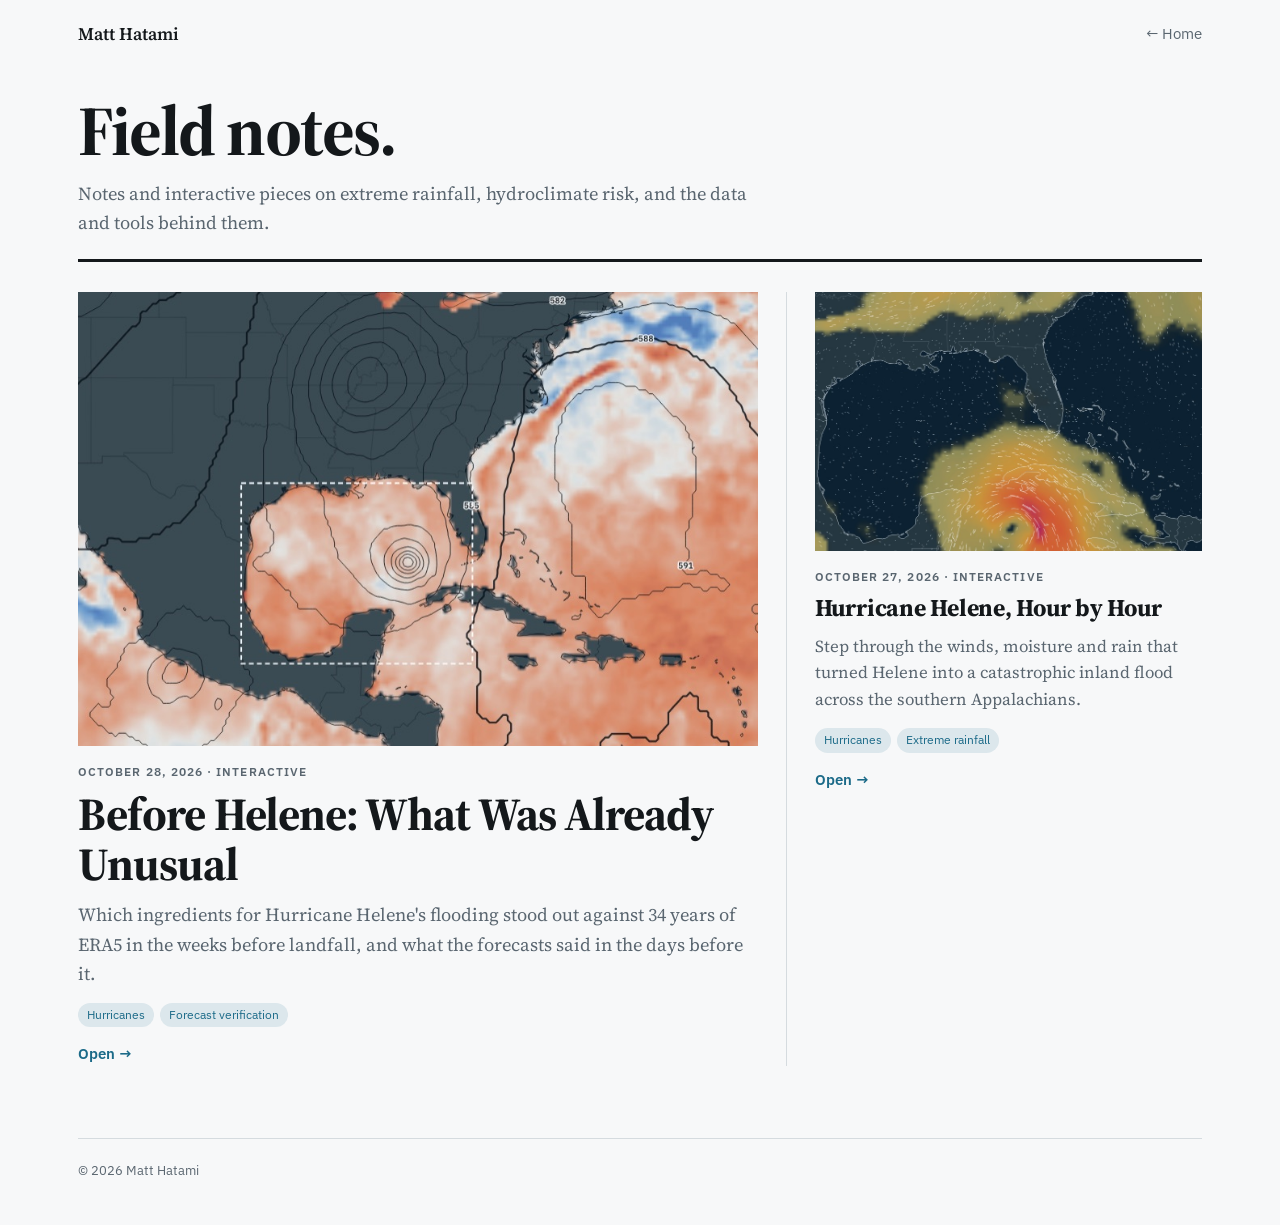
<file: articles.html>
<!doctype html>
<html lang="en">
<head>
<meta charset="utf-8">
<meta name="viewport" content="width=device-width, initial-scale=1, viewport-fit=cover">
<title>Field Notes · Matt Hatami</title>
<meta name="description" content="Notes and interactive pieces by Matt Hatami on extreme rainfall, hydroclimate risk, and the data and tools behind them.">
<link rel="preconnect" href="https://fonts.googleapis.com">
<link rel="preconnect" href="https://fonts.gstatic.com" crossorigin>
<link href="https://fonts.googleapis.com/css2?family=IBM+Plex+Sans:wght@400;500;600&family=Source+Serif+4:opsz,wght@8..60,400;8..60,600;8..60,700&display=swap" rel="stylesheet">
<link rel="stylesheet" href="assets/writing.css">
<script src="assets/writing.js"></script>
<style>
:root{
  --paper:#F7F8F9; --ink:#14181B; --muted:#5A6670; --line:#D5DBDF; --accent:#1B6A88;
  --serif:"Source Serif 4", Georgia, "Times New Roman", serif;
  --sans:"IBM Plex Sans", system-ui, -apple-system, "Segoe UI", sans-serif;
  color-scheme:light;
}
@media (prefers-color-scheme:dark){
  :root:not([data-theme="light"]){ --paper:#0E1A23; --ink:#E1E8EC; --muted:#93A4AE; --line:#263A4A; --accent:#5FB6D4; color-scheme:dark; }
}
:root[data-theme="dark"]{ --paper:#0E1A23; --ink:#E1E8EC; --muted:#93A4AE; --line:#263A4A; --accent:#5FB6D4; color-scheme:dark; }
*,*::before,*::after{box-sizing:border-box}
body{margin:0;background:var(--paper);color:var(--ink);font:400 16px/1.55 var(--sans);-webkit-font-smoothing:antialiased}
a{color:inherit}
.wrap{max-width:1180px;margin:0 auto;padding:0 28px}
.top{display:flex;justify-content:space-between;align-items:center;padding:22px 0;font-size:.92rem}
.top a{text-decoration:none;color:var(--muted)}
.top a:hover{color:var(--ink)}
.top .brand{font:600 1.1rem var(--serif);color:var(--ink)}
main{padding:28px 0 0}
.rest{margin-top:48px}
footer{margin:72px 0 0;padding:22px 0 44px;border-top:1px solid var(--line);font-size:.82rem;color:var(--muted)}
@media (max-width:760px){ .wrap{padding:0 16px} }
</style>
</head>
<body>
<div class="wrap">
  <nav class="top" aria-label="Site">
    <a class="brand" href="index.html">Matt Hatami</a>
    <a href="index.html#writing">← Home</a>
  </nav>
  <main>
    <header class="w-head">
      <h2>Field notes.</h2>
      <p>Notes and interactive pieces on extreme rainfall, hydroclimate risk, and the data and tools behind them.</p>
    </header>
    <div id="mag"><p class="w-empty">Loading…</p></div>
    <div class="rest" id="rest"></div>
  </main>
  <footer>© 2026 Matt Hatami</footer>
</div>
<script>
Writing.load().then(items=>{
  document.getElementById("mag").innerHTML=Writing.magazine(items.slice(0,5));
  document.getElementById("rest").innerHTML=Writing.list(items.slice(5));
}).catch(()=>{ document.getElementById("mag").innerHTML=`<p class="w-empty">Writing could not be loaded.</p>`; });
</script>
</body>
</html>
</file>
<file: assets/writing.css>
/* Magazine layout for writing (assets/writing.js). Uses the page's --ink, --muted, --line, --accent and --serif. */
.w-head{border-bottom:3px solid var(--ink);padding-bottom:22px;margin-bottom:30px}
.w-head h2{font:700 clamp(2.6rem,6vw,4.4rem)/1 var(--serif);letter-spacing:-.025em;margin:0 0 14px}
.w-head p{font:400 1.15rem/1.55 var(--serif);color:var(--muted);margin:0;max-width:44rem}
.w-mag{display:grid;grid-template-columns:minmax(0,1.9fr) minmax(0,1fr) minmax(0,.95fr);gap:0}
.w-mag.two{grid-template-columns:minmax(0,1.7fr) minmax(0,1fr)}
.w-mag.one{grid-template-columns:minmax(0,1fr)}
.w-mag > *{padding:0 28px;border-left:1px solid var(--line)}
.w-mag > :first-child{padding-left:0;border-left:0}
.w-mag > :last-child{padding-right:0}
.w-img{display:block;margin-bottom:18px;overflow:hidden;background:var(--line)}
.w-img img{display:block;width:100%;aspect-ratio:3/2;object-fit:cover;transition:transform .5s}
.w-img:hover img{transform:scale(1.02)}
.w-meta{font:600 .74rem/1.3 var(--sans);letter-spacing:.09em;text-transform:uppercase;color:var(--muted);margin:0 0 10px}
.w-mag h3,.w-row h3{font:700 1.5rem/1.15 var(--serif);letter-spacing:-.01em;margin:0 0 12px}
.w-mag h3 a,.w-row h3 a{text-decoration:none}
.w-mag h3 a:hover,.w-row h3 a:hover{text-decoration:underline;text-decoration-thickness:2px;text-underline-offset:4px}
.w-lead h3{font-size:clamp(1.9rem,3.6vw,2.9rem);line-height:1.08;letter-spacing:-.02em}
.w-dek{font:400 1.05rem/1.6 var(--serif);color:var(--muted);margin:0 0 14px}
.w-lead .w-dek{font-size:1.15rem}
.w-tags{display:flex;flex-wrap:wrap;gap:6px;margin:0 0 14px}
.w-tags span{font-size:.74rem;padding:3px 9px;border-radius:999px;background:color-mix(in srgb,var(--accent) 12%,transparent);color:var(--accent)}
.w-more{font-weight:600;font-size:.92rem;color:var(--accent);text-decoration:none}
.w-more:hover{text-decoration:underline}
.w-col{display:flex;flex-direction:column;gap:26px}
.w-side{display:grid;grid-template-columns:minmax(0,1fr) 92px;gap:14px;padding-bottom:24px;border-bottom:1px solid var(--line)}
.w-side:last-child{border-bottom:0}
.w-side h3{font-size:1.2rem}
.w-side .w-dek{font-size:.95rem;margin:0}
.w-thumb{display:block}
.w-thumb img{display:block;width:100%;aspect-ratio:1;object-fit:cover}
.w-row{display:grid;grid-template-columns:minmax(0,1fr) 180px;gap:28px;padding:28px 0;border-top:1px solid var(--line)}
.w-row .w-thumb img{aspect-ratio:3/2}
.w-empty{color:var(--muted)}
@media (max-width:900px){
  .w-mag,.w-mag.two{grid-template-columns:minmax(0,1fr)}
  .w-mag > *{padding:0;border-left:0;border-top:1px solid var(--line);padding-top:26px;margin-top:26px}
  .w-mag > :first-child{border-top:0;padding-top:0;margin-top:0}
  .w-row{grid-template-columns:minmax(0,1fr) 110px;gap:16px}
}
</file>
